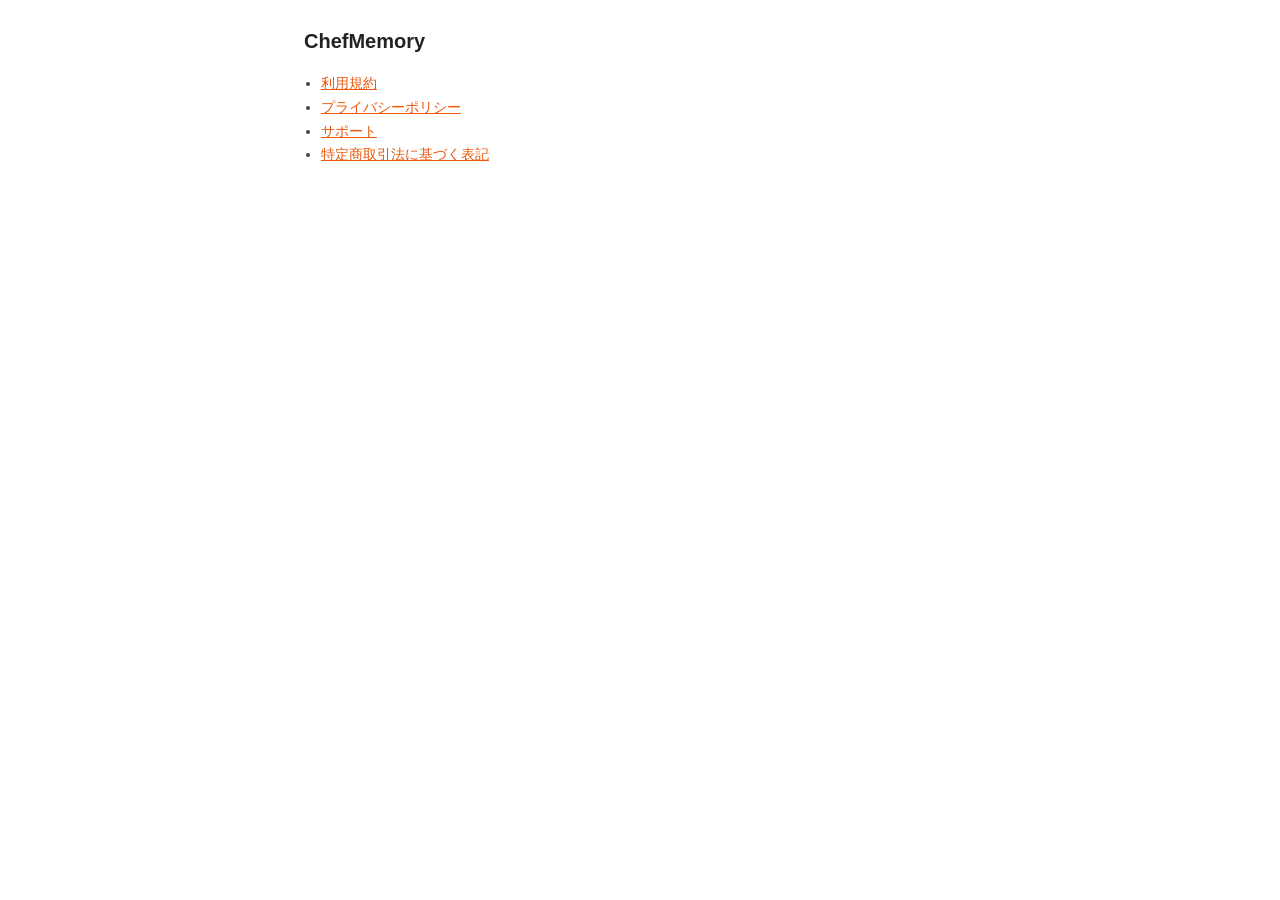
<file: index.html>
<!doctype html>
<html lang="ja">
<head>
  <meta charset="utf-8">
  <meta name="viewport" content="width=device-width, initial-scale=1">
  <title>ChefMemory</title>
  <link rel="stylesheet" href="style.css">
</head>
<body>
  <main>
    <h1>ChefMemory</h1>
    <ul class="links">
      <li><a href="terms.html">利用規約</a></li>
      <li><a href="privacy.html">プライバシーポリシー</a></li>
      <li><a href="support.html">サポート</a></li>
      <li><a href="tokushoho.html">特定商取引法に基づく表記</a></li>
    </ul>
  </main>
</body>
</html>
</file>
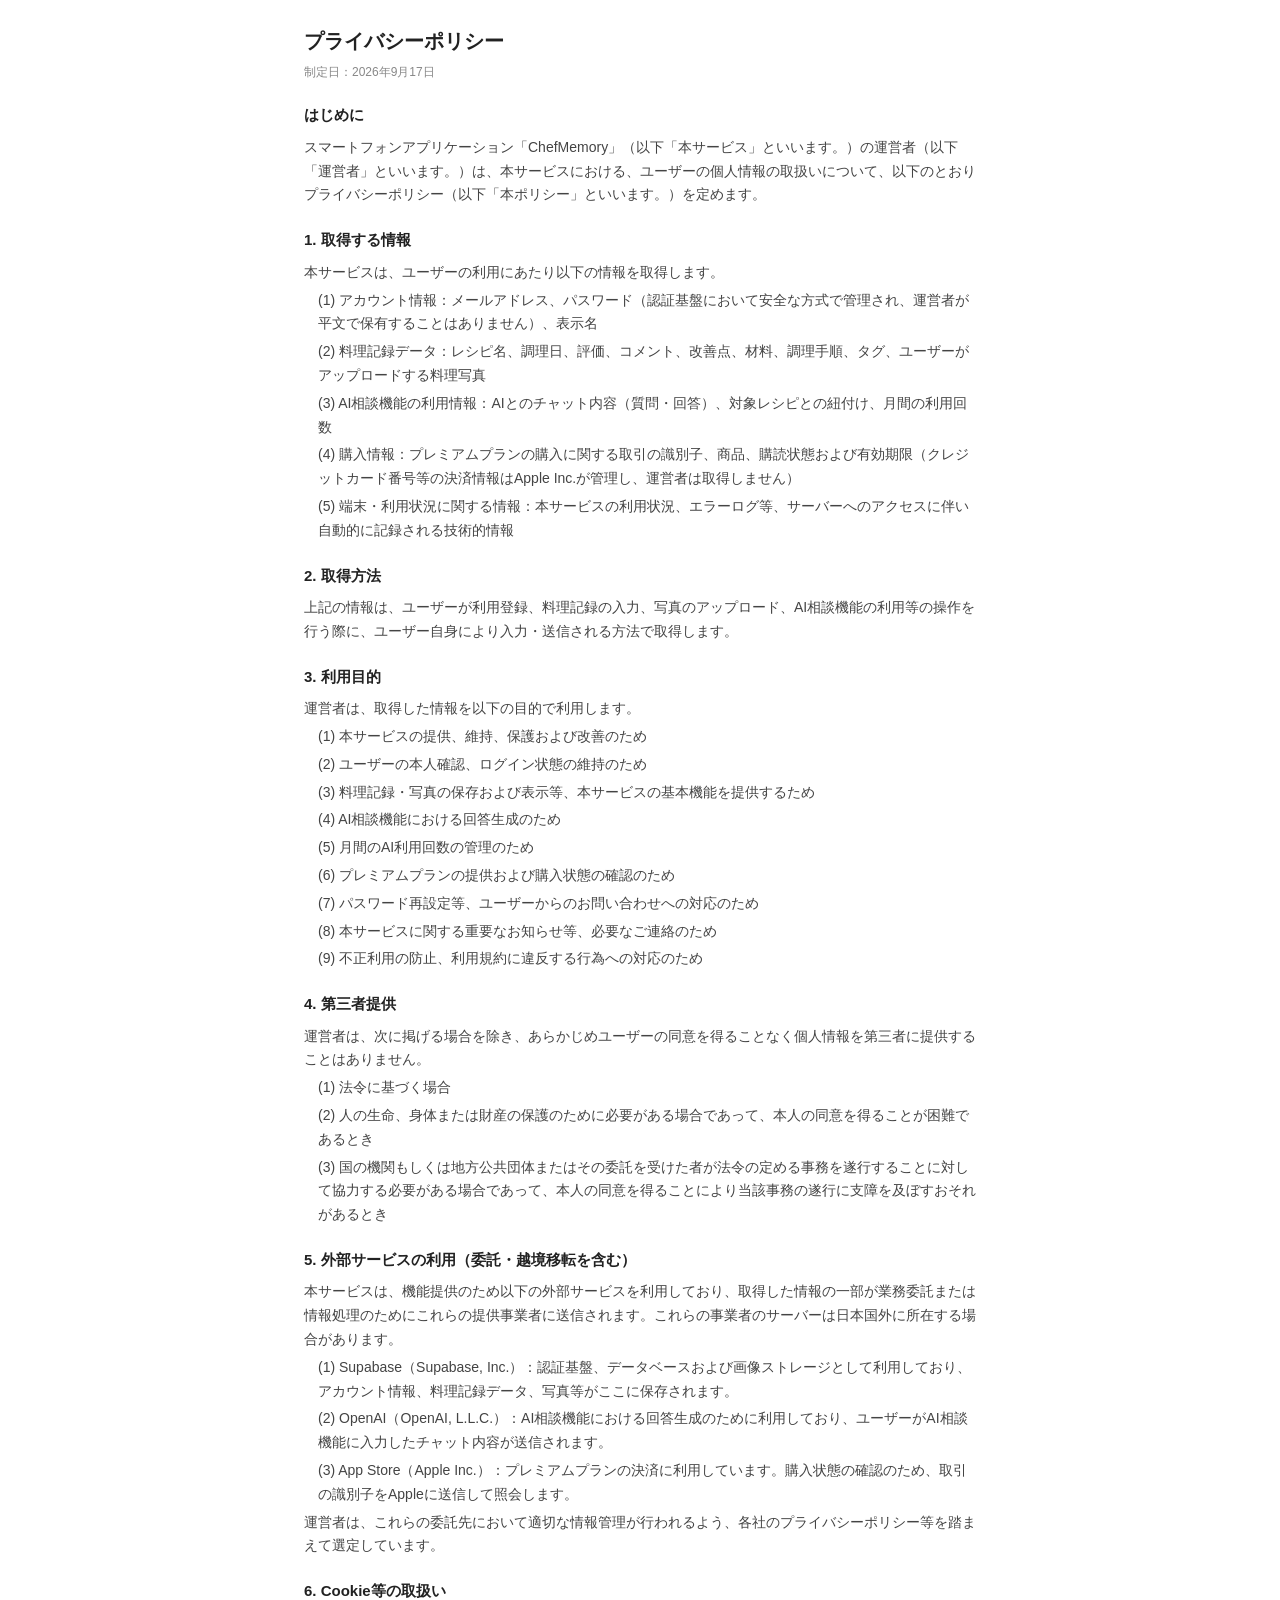
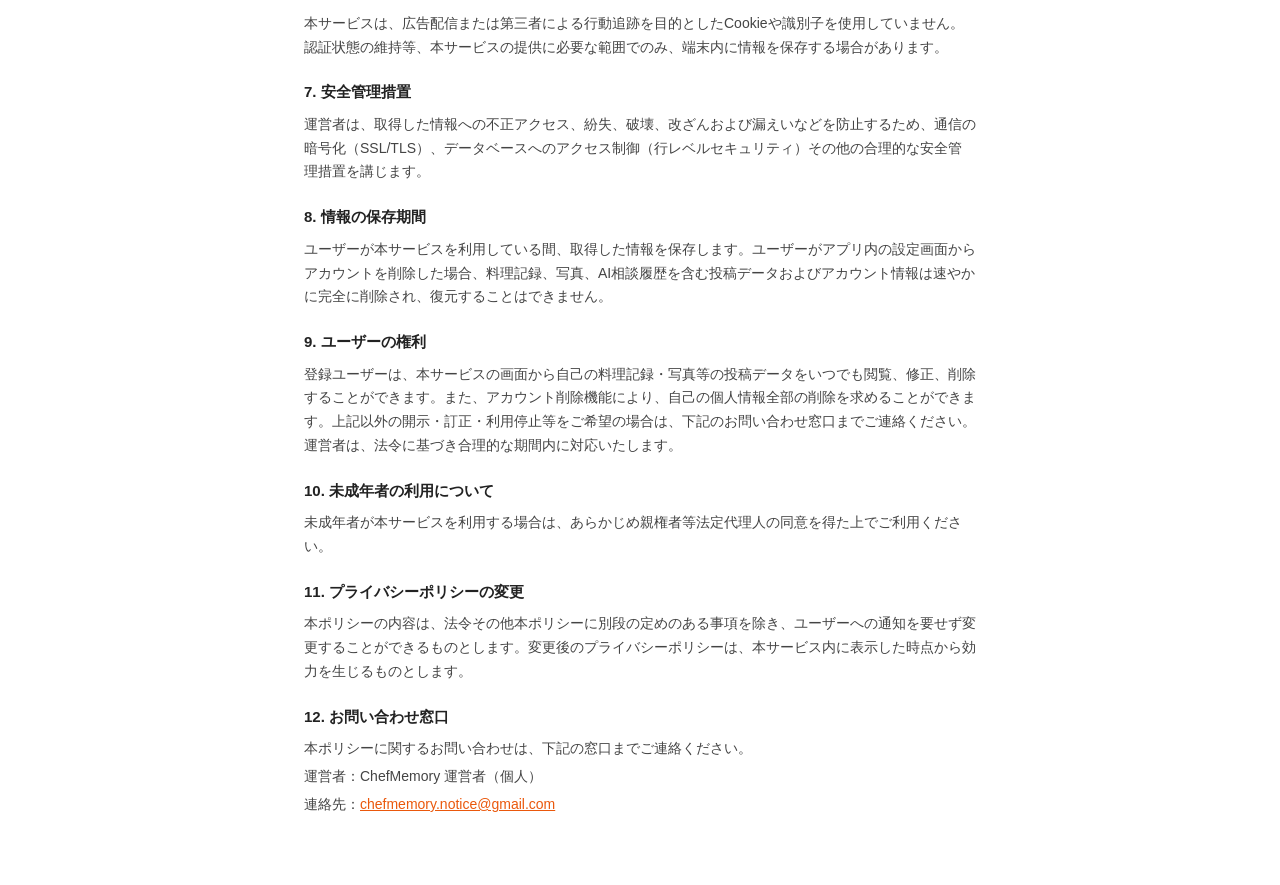
<file: privacy.html>
<!doctype html>
<html lang="ja">
<head>
  <meta charset="utf-8">
  <meta name="viewport" content="width=device-width, initial-scale=1">
  <title>プライバシーポリシー | ChefMemory</title>
  <link rel="stylesheet" href="style.css">
</head>
<body>
  <main>
    <h1>プライバシーポリシー</h1>
    <p class="date">制定日：2026年9月17日</p>
    <section>
      <h2>はじめに</h2>
      <p>スマートフォンアプリケーション「ChefMemory」（以下「本サービス」といいます。）の運営者（以下「運営者」といいます。）は、本サービスにおける、ユーザーの個人情報の取扱いについて、以下のとおりプライバシーポリシー（以下「本ポリシー」といいます。）を定めます。</p>
    </section>
    <section>
      <h2>1. 取得する情報</h2>
      <p>本サービスは、ユーザーの利用にあたり以下の情報を取得します。</p>
      <p class="item">(1) アカウント情報：メールアドレス、パスワード（認証基盤において安全な方式で管理され、運営者が平文で保有することはありません）、表示名</p>
      <p class="item">(2) 料理記録データ：レシピ名、調理日、評価、コメント、改善点、材料、調理手順、タグ、ユーザーがアップロードする料理写真</p>
      <p class="item">(3) AI相談機能の利用情報：AIとのチャット内容（質問・回答）、対象レシピとの紐付け、月間の利用回数</p>
      <p class="item">(4) 購入情報：プレミアムプランの購入に関する取引の識別子、商品、購読状態および有効期限（クレジットカード番号等の決済情報はApple Inc.が管理し、運営者は取得しません）</p>
      <p class="item">(5) 端末・利用状況に関する情報：本サービスの利用状況、エラーログ等、サーバーへのアクセスに伴い自動的に記録される技術的情報</p>
    </section>
    <section>
      <h2>2. 取得方法</h2>
      <p>上記の情報は、ユーザーが利用登録、料理記録の入力、写真のアップロード、AI相談機能の利用等の操作を行う際に、ユーザー自身により入力・送信される方法で取得します。</p>
    </section>
    <section>
      <h2>3. 利用目的</h2>
      <p>運営者は、取得した情報を以下の目的で利用します。</p>
      <p class="item">(1) 本サービスの提供、維持、保護および改善のため</p>
      <p class="item">(2) ユーザーの本人確認、ログイン状態の維持のため</p>
      <p class="item">(3) 料理記録・写真の保存および表示等、本サービスの基本機能を提供するため</p>
      <p class="item">(4) AI相談機能における回答生成のため</p>
      <p class="item">(5) 月間のAI利用回数の管理のため</p>
      <p class="item">(6) プレミアムプランの提供および購入状態の確認のため</p>
      <p class="item">(7) パスワード再設定等、ユーザーからのお問い合わせへの対応のため</p>
      <p class="item">(8) 本サービスに関する重要なお知らせ等、必要なご連絡のため</p>
      <p class="item">(9) 不正利用の防止、利用規約に違反する行為への対応のため</p>
    </section>
    <section>
      <h2>4. 第三者提供</h2>
      <p>運営者は、次に掲げる場合を除き、あらかじめユーザーの同意を得ることなく個人情報を第三者に提供することはありません。</p>
      <p class="item">(1) 法令に基づく場合</p>
      <p class="item">(2) 人の生命、身体または財産の保護のために必要がある場合であって、本人の同意を得ることが困難であるとき</p>
      <p class="item">(3) 国の機関もしくは地方公共団体またはその委託を受けた者が法令の定める事務を遂行することに対して協力する必要がある場合であって、本人の同意を得ることにより当該事務の遂行に支障を及ぼすおそれがあるとき</p>
    </section>
    <section>
      <h2>5. 外部サービスの利用（委託・越境移転を含む）</h2>
      <p>本サービスは、機能提供のため以下の外部サービスを利用しており、取得した情報の一部が業務委託または情報処理のためにこれらの提供事業者に送信されます。これらの事業者のサーバーは日本国外に所在する場合があります。</p>
      <p class="item">(1) Supabase（Supabase, Inc.）：認証基盤、データベースおよび画像ストレージとして利用しており、アカウント情報、料理記録データ、写真等がここに保存されます。</p>
      <p class="item">(2) OpenAI（OpenAI, L.L.C.）：AI相談機能における回答生成のために利用しており、ユーザーがAI相談機能に入力したチャット内容が送信されます。</p>
      <p class="item">(3) App Store（Apple Inc.）：プレミアムプランの決済に利用しています。購入状態の確認のため、取引の識別子をAppleに送信して照会します。</p>
      <p>運営者は、これらの委託先において適切な情報管理が行われるよう、各社のプライバシーポリシー等を踏まえて選定しています。</p>
    </section>
    <section>
      <h2>6. Cookie等の取扱い</h2>
      <p>本サービスは、広告配信または第三者による行動追跡を目的としたCookieや識別子を使用していません。認証状態の維持等、本サービスの提供に必要な範囲でのみ、端末内に情報を保存する場合があります。</p>
    </section>
    <section>
      <h2>7. 安全管理措置</h2>
      <p>運営者は、取得した情報への不正アクセス、紛失、破壊、改ざんおよび漏えいなどを防止するため、通信の暗号化（SSL/TLS）、データベースへのアクセス制御（行レベルセキュリティ）その他の合理的な安全管理措置を講じます。</p>
    </section>
    <section>
      <h2>8. 情報の保存期間</h2>
      <p>ユーザーが本サービスを利用している間、取得した情報を保存します。ユーザーがアプリ内の設定画面からアカウントを削除した場合、料理記録、写真、AI相談履歴を含む投稿データおよびアカウント情報は速やかに完全に削除され、復元することはできません。</p>
    </section>
    <section>
      <h2>9. ユーザーの権利</h2>
      <p>登録ユーザーは、本サービスの画面から自己の料理記録・写真等の投稿データをいつでも閲覧、修正、削除することができます。また、アカウント削除機能により、自己の個人情報全部の削除を求めることができます。上記以外の開示・訂正・利用停止等をご希望の場合は、下記のお問い合わせ窓口までご連絡ください。運営者は、法令に基づき合理的な期間内に対応いたします。</p>
    </section>
    <section>
      <h2>10. 未成年者の利用について</h2>
      <p>未成年者が本サービスを利用する場合は、あらかじめ親権者等法定代理人の同意を得た上でご利用ください。</p>
    </section>
    <section>
      <h2>11. プライバシーポリシーの変更</h2>
      <p>本ポリシーの内容は、法令その他本ポリシーに別段の定めのある事項を除き、ユーザーへの通知を要せず変更することができるものとします。変更後のプライバシーポリシーは、本サービス内に表示した時点から効力を生じるものとします。</p>
    </section>
    <section>
      <h2>12. お問い合わせ窓口</h2>
      <p>本ポリシーに関するお問い合わせは、下記の窓口までご連絡ください。</p>
      <p>運営者：ChefMemory 運営者（個人）</p>
      <p>連絡先：<a href="mailto:chefmemory.notice@gmail.com">chefmemory.notice@gmail.com</a></p>
    </section>
  </main>
</body>
</html>
</file>
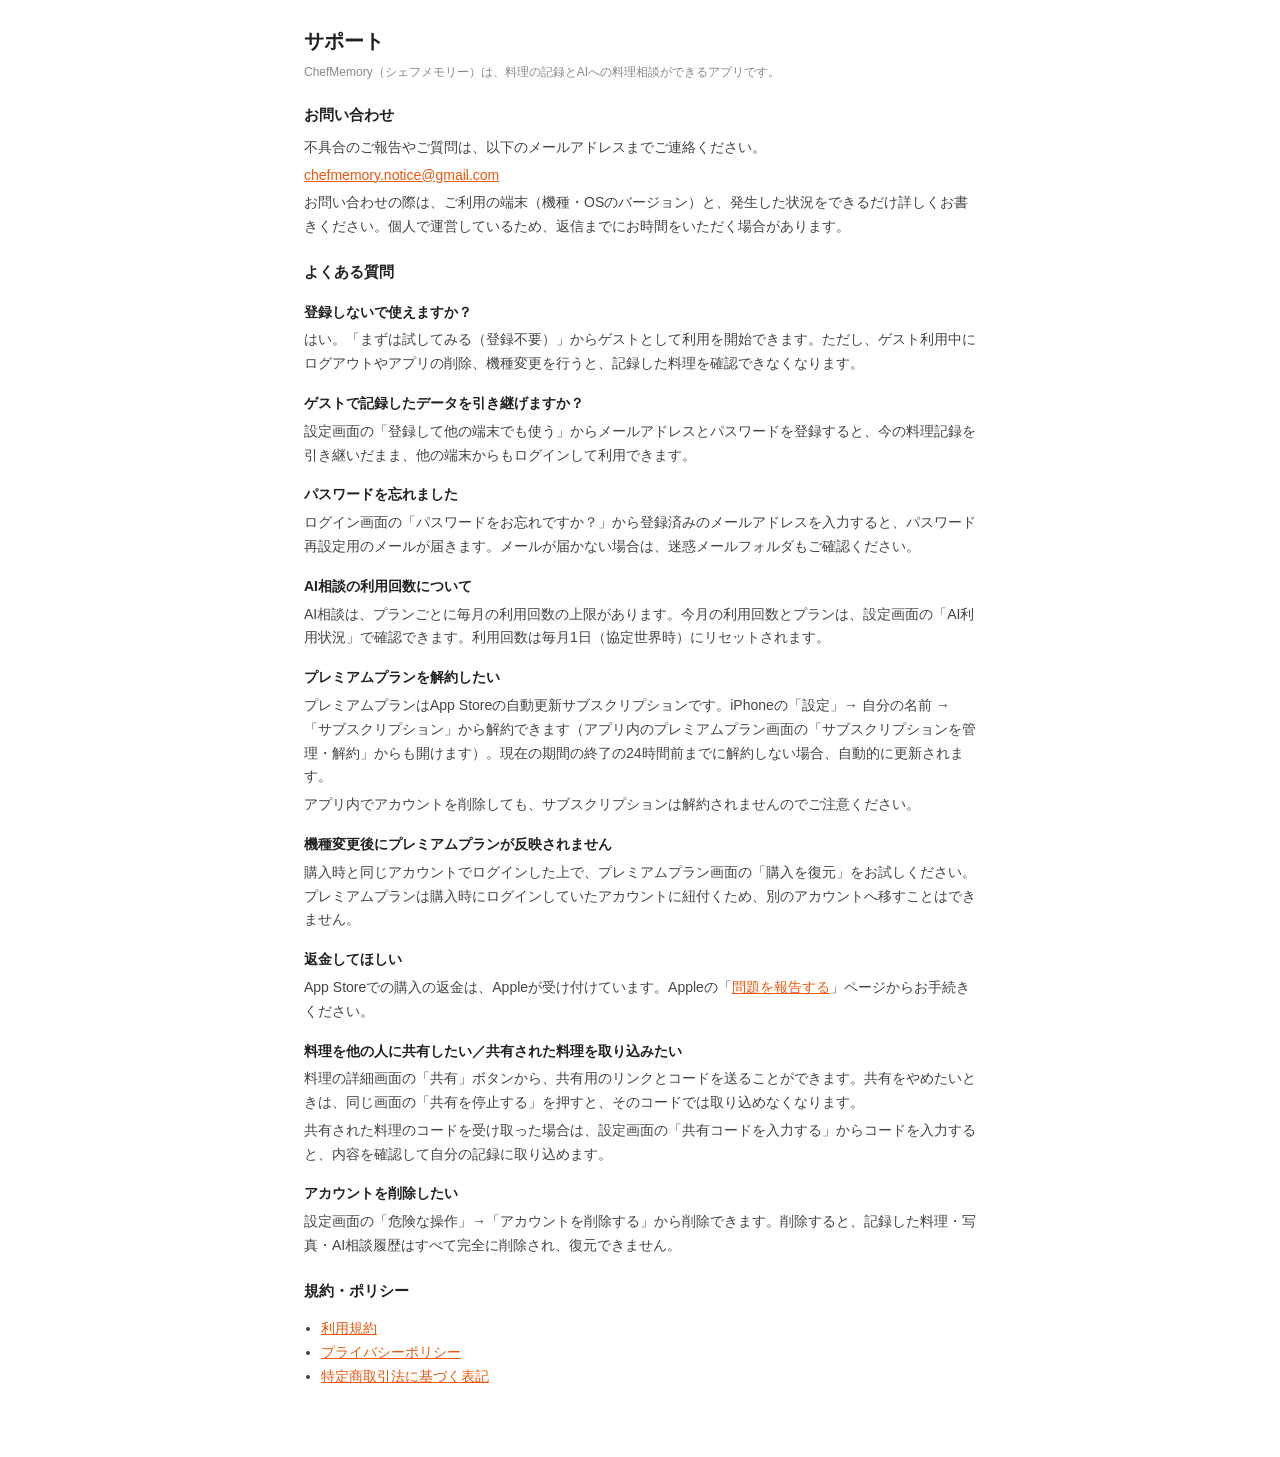
<file: support.html>
<!doctype html>
<html lang="ja">
<head>
  <meta charset="utf-8">
  <meta name="viewport" content="width=device-width, initial-scale=1">
  <title>サポート | ChefMemory</title>
  <link rel="stylesheet" href="style.css">
</head>
<body>
  <main>
    <h1>サポート</h1>
    <p class="date">ChefMemory（シェフメモリー）は、料理の記録とAIへの料理相談ができるアプリです。</p>

    <section>
      <h2>お問い合わせ</h2>
      <p>不具合のご報告やご質問は、以下のメールアドレスまでご連絡ください。</p>
      <p><a href="mailto:chefmemory.notice@gmail.com">chefmemory.notice@gmail.com</a></p>
      <p>お問い合わせの際は、ご利用の端末（機種・OSのバージョン）と、発生した状況をできるだけ詳しくお書きください。個人で運営しているため、返信までにお時間をいただく場合があります。</p>
    </section>

    <section>
      <h2>よくある質問</h2>

      <h3>登録しないで使えますか？</h3>
      <p>はい。「まずは試してみる（登録不要）」からゲストとして利用を開始できます。ただし、ゲスト利用中にログアウトやアプリの削除、機種変更を行うと、記録した料理を確認できなくなります。</p>

      <h3>ゲストで記録したデータを引き継げますか？</h3>
      <p>設定画面の「登録して他の端末でも使う」からメールアドレスとパスワードを登録すると、今の料理記録を引き継いだまま、他の端末からもログインして利用できます。</p>

      <h3>パスワードを忘れました</h3>
      <p>ログイン画面の「パスワードをお忘れですか？」から登録済みのメールアドレスを入力すると、パスワード再設定用のメールが届きます。メールが届かない場合は、迷惑メールフォルダもご確認ください。</p>

      <h3>AI相談の利用回数について</h3>
      <p>AI相談は、プランごとに毎月の利用回数の上限があります。今月の利用回数とプランは、設定画面の「AI利用状況」で確認できます。利用回数は毎月1日（協定世界時）にリセットされます。</p>

      <h3>プレミアムプランを解約したい</h3>
      <p>プレミアムプランはApp Storeの自動更新サブスクリプションです。iPhoneの「設定」→ 自分の名前 →「サブスクリプション」から解約できます（アプリ内のプレミアムプラン画面の「サブスクリプションを管理・解約」からも開けます）。現在の期間の終了の24時間前までに解約しない場合、自動的に更新されます。</p>
      <p>アプリ内でアカウントを削除しても、サブスクリプションは解約されませんのでご注意ください。</p>

      <h3>機種変更後にプレミアムプランが反映されません</h3>
      <p>購入時と同じアカウントでログインした上で、プレミアムプラン画面の「購入を復元」をお試しください。プレミアムプランは購入時にログインしていたアカウントに紐付くため、別のアカウントへ移すことはできません。</p>

      <h3>返金してほしい</h3>
      <p>App Storeでの購入の返金は、Appleが受け付けています。Appleの「<a href="https://reportaproblem.apple.com/">問題を報告する</a>」ページからお手続きください。</p>

      <h3>料理を他の人に共有したい／共有された料理を取り込みたい</h3>
      <p>料理の詳細画面の「共有」ボタンから、共有用のリンクとコードを送ることができます。共有をやめたいときは、同じ画面の「共有を停止する」を押すと、そのコードでは取り込めなくなります。</p>
      <p>共有された料理のコードを受け取った場合は、設定画面の「共有コードを入力する」からコードを入力すると、内容を確認して自分の記録に取り込めます。</p>

      <h3>アカウントを削除したい</h3>
      <p>設定画面の「危険な操作」→「アカウントを削除する」から削除できます。削除すると、記録した料理・写真・AI相談履歴はすべて完全に削除され、復元できません。</p>
    </section>

    <section>
      <h2>規約・ポリシー</h2>
      <ul class="links">
        <li><a href="terms.html">利用規約</a></li>
        <li><a href="privacy.html">プライバシーポリシー</a></li>
        <li><a href="tokushoho.html">特定商取引法に基づく表記</a></li>
      </ul>
    </section>
  </main>
</body>
</html>
</file>
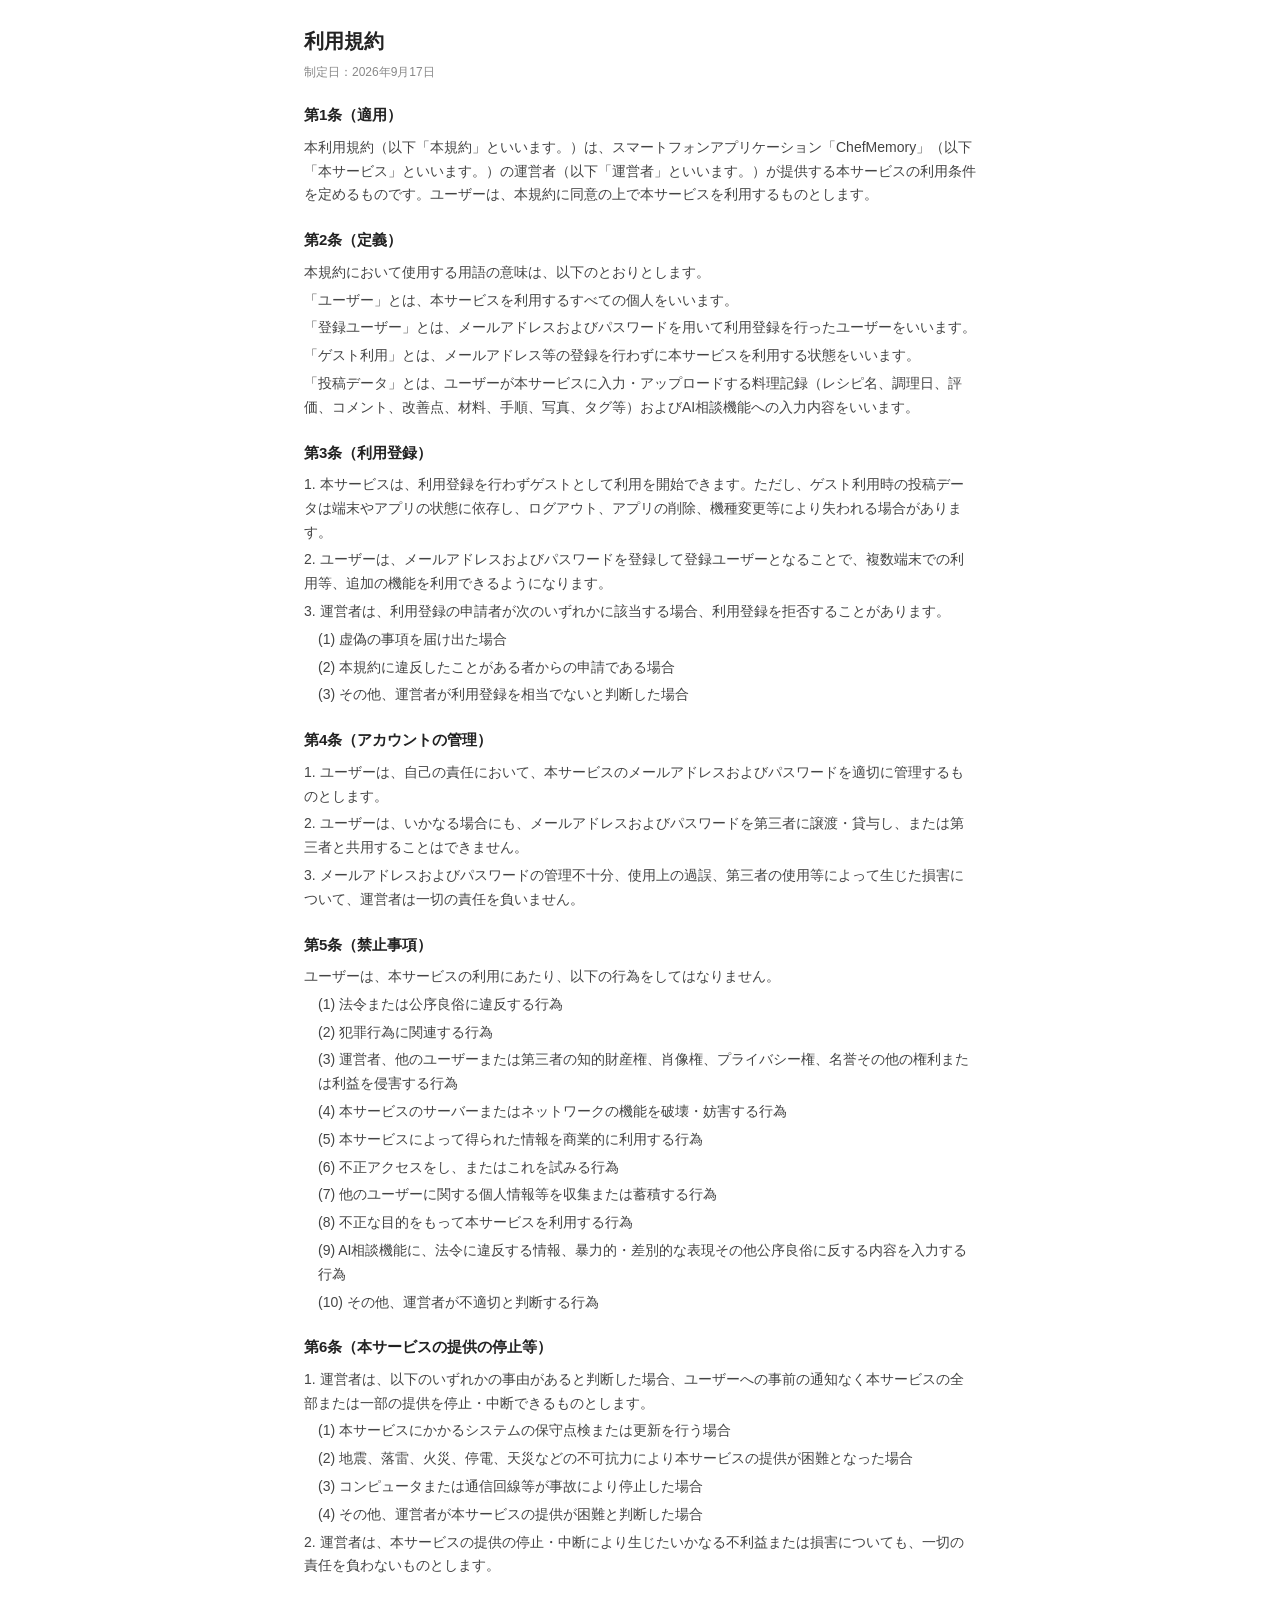
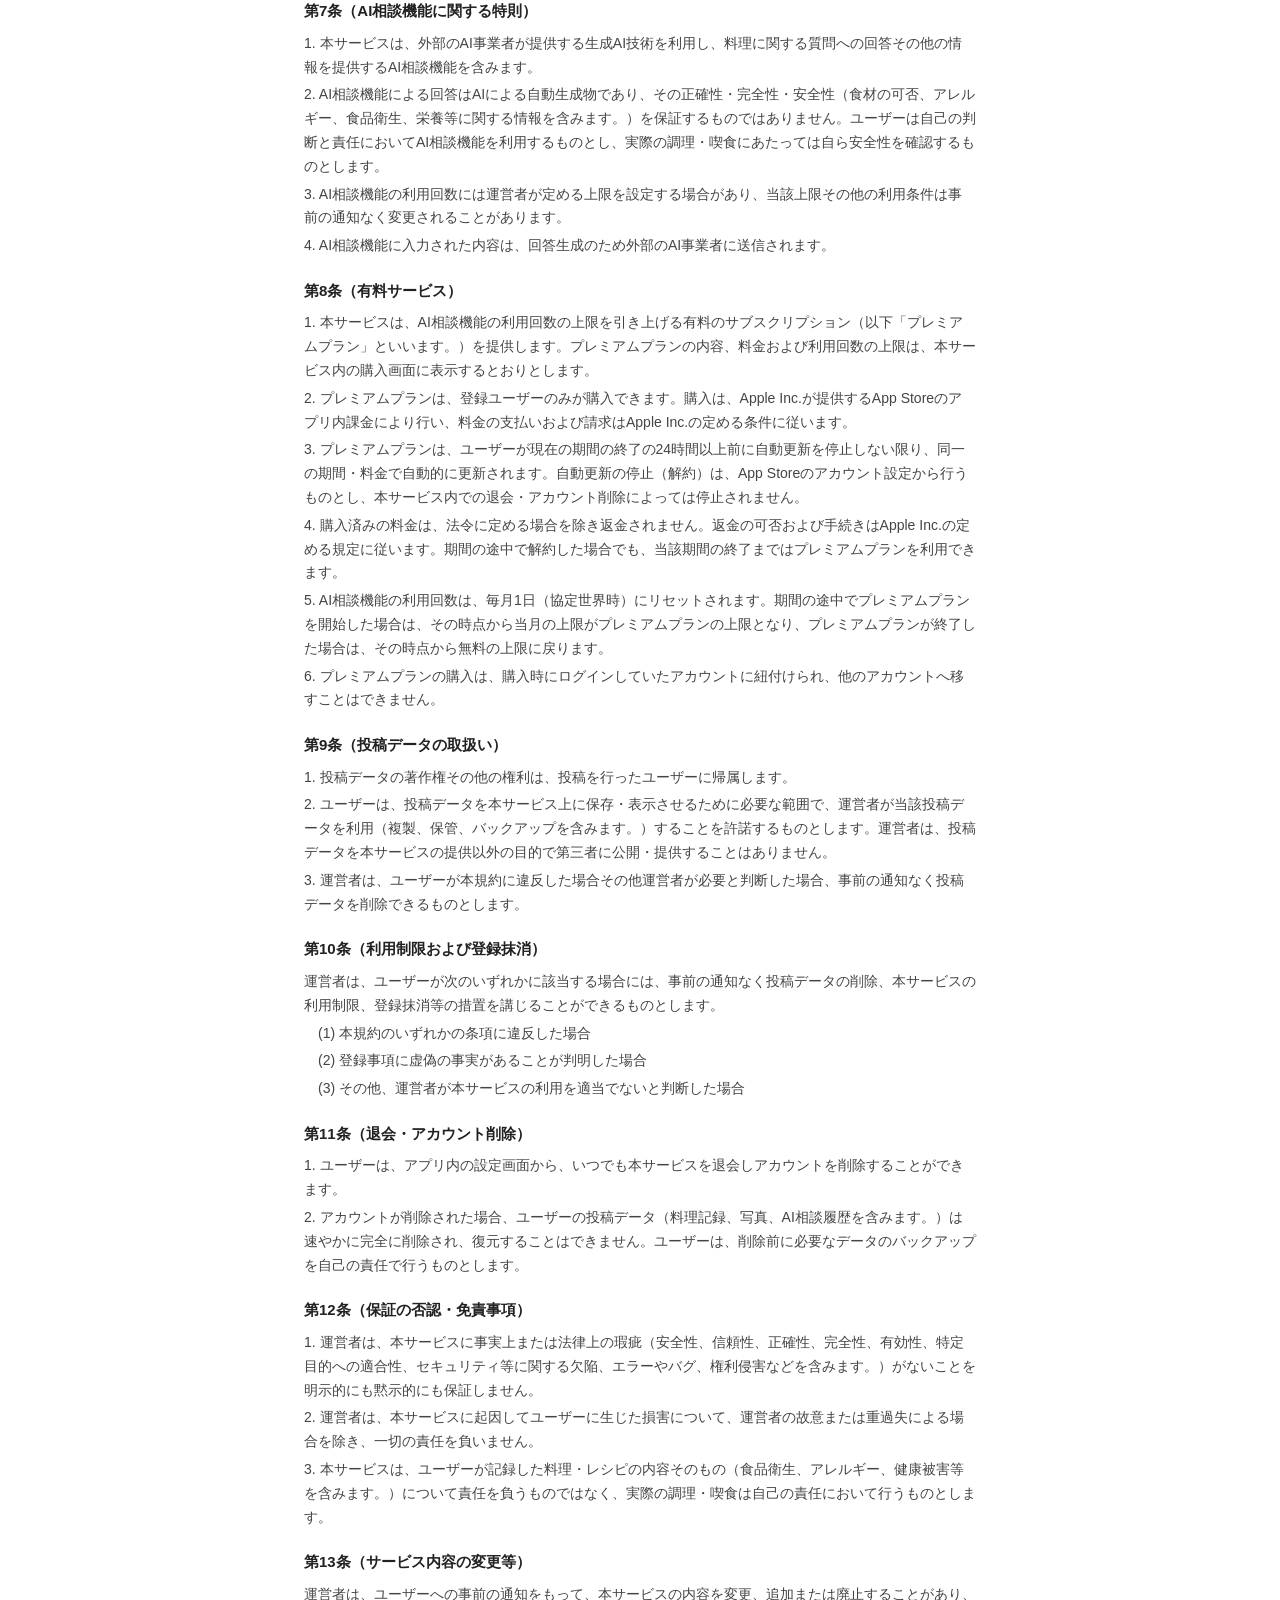
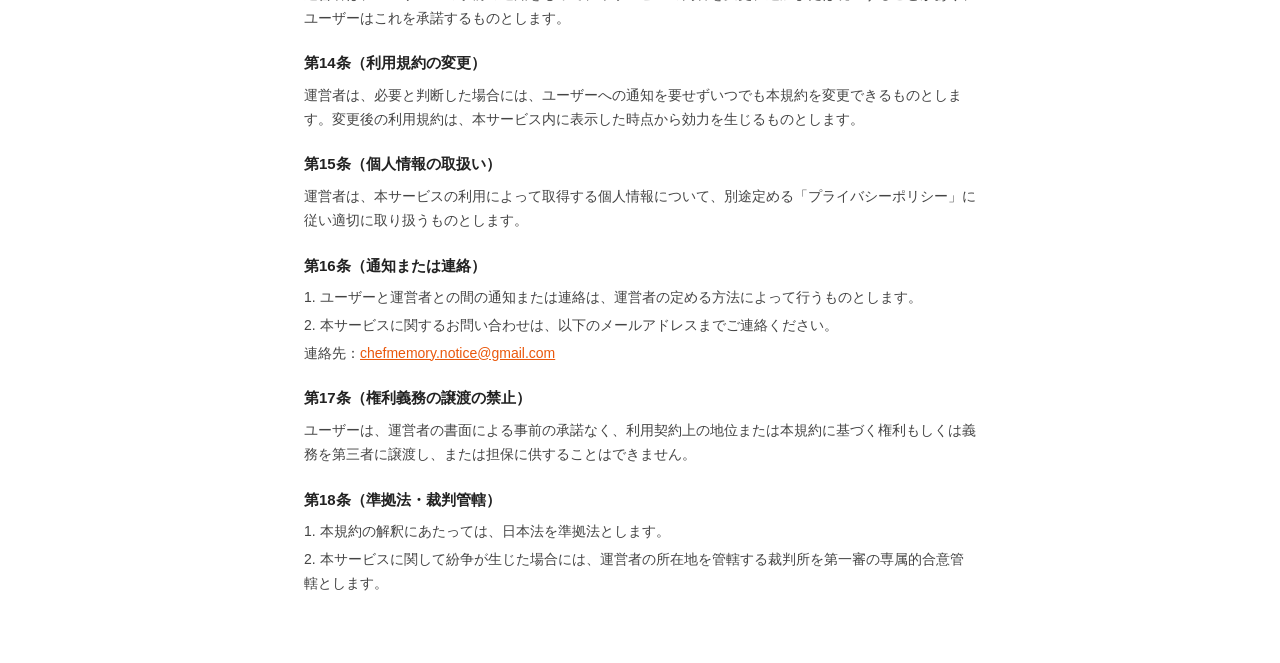
<file: terms.html>
<!doctype html>
<html lang="ja">
<head>
  <meta charset="utf-8">
  <meta name="viewport" content="width=device-width, initial-scale=1">
  <title>利用規約 | ChefMemory</title>
  <link rel="stylesheet" href="style.css">
</head>
<body>
  <main>
    <h1>利用規約</h1>
    <p class="date">制定日：2026年9月17日</p>
    <section>
      <h2>第1条（適用）</h2>
      <p>本利用規約（以下「本規約」といいます。）は、スマートフォンアプリケーション「ChefMemory」（以下「本サービス」といいます。）の運営者（以下「運営者」といいます。）が提供する本サービスの利用条件を定めるものです。ユーザーは、本規約に同意の上で本サービスを利用するものとします。</p>
    </section>
    <section>
      <h2>第2条（定義）</h2>
      <p>本規約において使用する用語の意味は、以下のとおりとします。</p>
      <p>「ユーザー」とは、本サービスを利用するすべての個人をいいます。</p>
      <p>「登録ユーザー」とは、メールアドレスおよびパスワードを用いて利用登録を行ったユーザーをいいます。</p>
      <p>「ゲスト利用」とは、メールアドレス等の登録を行わずに本サービスを利用する状態をいいます。</p>
      <p>「投稿データ」とは、ユーザーが本サービスに入力・アップロードする料理記録（レシピ名、調理日、評価、コメント、改善点、材料、手順、写真、タグ等）およびAI相談機能への入力内容をいいます。</p>
    </section>
    <section>
      <h2>第3条（利用登録）</h2>
      <p>1. 本サービスは、利用登録を行わずゲストとして利用を開始できます。ただし、ゲスト利用時の投稿データは端末やアプリの状態に依存し、ログアウト、アプリの削除、機種変更等により失われる場合があります。</p>
      <p>2. ユーザーは、メールアドレスおよびパスワードを登録して登録ユーザーとなることで、複数端末での利用等、追加の機能を利用できるようになります。</p>
      <p>3. 運営者は、利用登録の申請者が次のいずれかに該当する場合、利用登録を拒否することがあります。</p>
      <p class="item">(1) 虚偽の事項を届け出た場合</p>
      <p class="item">(2) 本規約に違反したことがある者からの申請である場合</p>
      <p class="item">(3) その他、運営者が利用登録を相当でないと判断した場合</p>
    </section>
    <section>
      <h2>第4条（アカウントの管理）</h2>
      <p>1. ユーザーは、自己の責任において、本サービスのメールアドレスおよびパスワードを適切に管理するものとします。</p>
      <p>2. ユーザーは、いかなる場合にも、メールアドレスおよびパスワードを第三者に譲渡・貸与し、または第三者と共用することはできません。</p>
      <p>3. メールアドレスおよびパスワードの管理不十分、使用上の過誤、第三者の使用等によって生じた損害について、運営者は一切の責任を負いません。</p>
    </section>
    <section>
      <h2>第5条（禁止事項）</h2>
      <p>ユーザーは、本サービスの利用にあたり、以下の行為をしてはなりません。</p>
      <p class="item">(1) 法令または公序良俗に違反する行為</p>
      <p class="item">(2) 犯罪行為に関連する行為</p>
      <p class="item">(3) 運営者、他のユーザーまたは第三者の知的財産権、肖像権、プライバシー権、名誉その他の権利または利益を侵害する行為</p>
      <p class="item">(4) 本サービスのサーバーまたはネットワークの機能を破壊・妨害する行為</p>
      <p class="item">(5) 本サービスによって得られた情報を商業的に利用する行為</p>
      <p class="item">(6) 不正アクセスをし、またはこれを試みる行為</p>
      <p class="item">(7) 他のユーザーに関する個人情報等を収集または蓄積する行為</p>
      <p class="item">(8) 不正な目的をもって本サービスを利用する行為</p>
      <p class="item">(9) AI相談機能に、法令に違反する情報、暴力的・差別的な表現その他公序良俗に反する内容を入力する行為</p>
      <p class="item">(10) その他、運営者が不適切と判断する行為</p>
    </section>
    <section>
      <h2>第6条（本サービスの提供の停止等）</h2>
      <p>1. 運営者は、以下のいずれかの事由があると判断した場合、ユーザーへの事前の通知なく本サービスの全部または一部の提供を停止・中断できるものとします。</p>
      <p class="item">(1) 本サービスにかかるシステムの保守点検または更新を行う場合</p>
      <p class="item">(2) 地震、落雷、火災、停電、天災などの不可抗力により本サービスの提供が困難となった場合</p>
      <p class="item">(3) コンピュータまたは通信回線等が事故により停止した場合</p>
      <p class="item">(4) その他、運営者が本サービスの提供が困難と判断した場合</p>
      <p>2. 運営者は、本サービスの提供の停止・中断により生じたいかなる不利益または損害についても、一切の責任を負わないものとします。</p>
    </section>
    <section>
      <h2>第7条（AI相談機能に関する特則）</h2>
      <p>1. 本サービスは、外部のAI事業者が提供する生成AI技術を利用し、料理に関する質問への回答その他の情報を提供するAI相談機能を含みます。</p>
      <p>2. AI相談機能による回答はAIによる自動生成物であり、その正確性・完全性・安全性（食材の可否、アレルギー、食品衛生、栄養等に関する情報を含みます。）を保証するものではありません。ユーザーは自己の判断と責任においてAI相談機能を利用するものとし、実際の調理・喫食にあたっては自ら安全性を確認するものとします。</p>
      <p>3. AI相談機能の利用回数には運営者が定める上限を設定する場合があり、当該上限その他の利用条件は事前の通知なく変更されることがあります。</p>
      <p>4. AI相談機能に入力された内容は、回答生成のため外部のAI事業者に送信されます。</p>
    </section>
    <section>
      <h2>第8条（有料サービス）</h2>
      <p>1. 本サービスは、AI相談機能の利用回数の上限を引き上げる有料のサブスクリプション（以下「プレミアムプラン」といいます。）を提供します。プレミアムプランの内容、料金および利用回数の上限は、本サービス内の購入画面に表示するとおりとします。</p>
      <p>2. プレミアムプランは、登録ユーザーのみが購入できます。購入は、Apple Inc.が提供するApp Storeのアプリ内課金により行い、料金の支払いおよび請求はApple Inc.の定める条件に従います。</p>
      <p>3. プレミアムプランは、ユーザーが現在の期間の終了の24時間以上前に自動更新を停止しない限り、同一の期間・料金で自動的に更新されます。自動更新の停止（解約）は、App Storeのアカウント設定から行うものとし、本サービス内での退会・アカウント削除によっては停止されません。</p>
      <p>4. 購入済みの料金は、法令に定める場合を除き返金されません。返金の可否および手続きはApple Inc.の定める規定に従います。期間の途中で解約した場合でも、当該期間の終了まではプレミアムプランを利用できます。</p>
      <p>5. AI相談機能の利用回数は、毎月1日（協定世界時）にリセットされます。期間の途中でプレミアムプランを開始した場合は、その時点から当月の上限がプレミアムプランの上限となり、プレミアムプランが終了した場合は、その時点から無料の上限に戻ります。</p>
      <p>6. プレミアムプランの購入は、購入時にログインしていたアカウントに紐付けられ、他のアカウントへ移すことはできません。</p>
    </section>
    <section>
      <h2>第9条（投稿データの取扱い）</h2>
      <p>1. 投稿データの著作権その他の権利は、投稿を行ったユーザーに帰属します。</p>
      <p>2. ユーザーは、投稿データを本サービス上に保存・表示させるために必要な範囲で、運営者が当該投稿データを利用（複製、保管、バックアップを含みます。）することを許諾するものとします。運営者は、投稿データを本サービスの提供以外の目的で第三者に公開・提供することはありません。</p>
      <p>3. 運営者は、ユーザーが本規約に違反した場合その他運営者が必要と判断した場合、事前の通知なく投稿データを削除できるものとします。</p>
    </section>
    <section>
      <h2>第10条（利用制限および登録抹消）</h2>
      <p>運営者は、ユーザーが次のいずれかに該当する場合には、事前の通知なく投稿データの削除、本サービスの利用制限、登録抹消等の措置を講じることができるものとします。</p>
      <p class="item">(1) 本規約のいずれかの条項に違反した場合</p>
      <p class="item">(2) 登録事項に虚偽の事実があることが判明した場合</p>
      <p class="item">(3) その他、運営者が本サービスの利用を適当でないと判断した場合</p>
    </section>
    <section>
      <h2>第11条（退会・アカウント削除）</h2>
      <p>1. ユーザーは、アプリ内の設定画面から、いつでも本サービスを退会しアカウントを削除することができます。</p>
      <p>2. アカウントが削除された場合、ユーザーの投稿データ（料理記録、写真、AI相談履歴を含みます。）は速やかに完全に削除され、復元することはできません。ユーザーは、削除前に必要なデータのバックアップを自己の責任で行うものとします。</p>
    </section>
    <section>
      <h2>第12条（保証の否認・免責事項）</h2>
      <p>1. 運営者は、本サービスに事実上または法律上の瑕疵（安全性、信頼性、正確性、完全性、有効性、特定目的への適合性、セキュリティ等に関する欠陥、エラーやバグ、権利侵害などを含みます。）がないことを明示的にも黙示的にも保証しません。</p>
      <p>2. 運営者は、本サービスに起因してユーザーに生じた損害について、運営者の故意または重過失による場合を除き、一切の責任を負いません。</p>
      <p>3. 本サービスは、ユーザーが記録した料理・レシピの内容そのもの（食品衛生、アレルギー、健康被害等を含みます。）について責任を負うものではなく、実際の調理・喫食は自己の責任において行うものとします。</p>
    </section>
    <section>
      <h2>第13条（サービス内容の変更等）</h2>
      <p>運営者は、ユーザーへの事前の通知をもって、本サービスの内容を変更、追加または廃止することがあり、ユーザーはこれを承諾するものとします。</p>
    </section>
    <section>
      <h2>第14条（利用規約の変更）</h2>
      <p>運営者は、必要と判断した場合には、ユーザーへの通知を要せずいつでも本規約を変更できるものとします。変更後の利用規約は、本サービス内に表示した時点から効力を生じるものとします。</p>
    </section>
    <section>
      <h2>第15条（個人情報の取扱い）</h2>
      <p>運営者は、本サービスの利用によって取得する個人情報について、別途定める「プライバシーポリシー」に従い適切に取り扱うものとします。</p>
    </section>
    <section>
      <h2>第16条（通知または連絡）</h2>
      <p>1. ユーザーと運営者との間の通知または連絡は、運営者の定める方法によって行うものとします。</p>
      <p>2. 本サービスに関するお問い合わせは、以下のメールアドレスまでご連絡ください。</p>
      <p>連絡先：<a href="mailto:chefmemory.notice@gmail.com">chefmemory.notice@gmail.com</a></p>
    </section>
    <section>
      <h2>第17条（権利義務の譲渡の禁止）</h2>
      <p>ユーザーは、運営者の書面による事前の承諾なく、利用契約上の地位または本規約に基づく権利もしくは義務を第三者に譲渡し、または担保に供することはできません。</p>
    </section>
    <section>
      <h2>第18条（準拠法・裁判管轄）</h2>
      <p>1. 本規約の解釈にあたっては、日本法を準拠法とします。</p>
      <p>2. 本サービスに関して紛争が生じた場合には、運営者の所在地を管轄する裁判所を第一審の専属的合意管轄とします。</p>
    </section>
  </main>
</body>
</html>
</file>
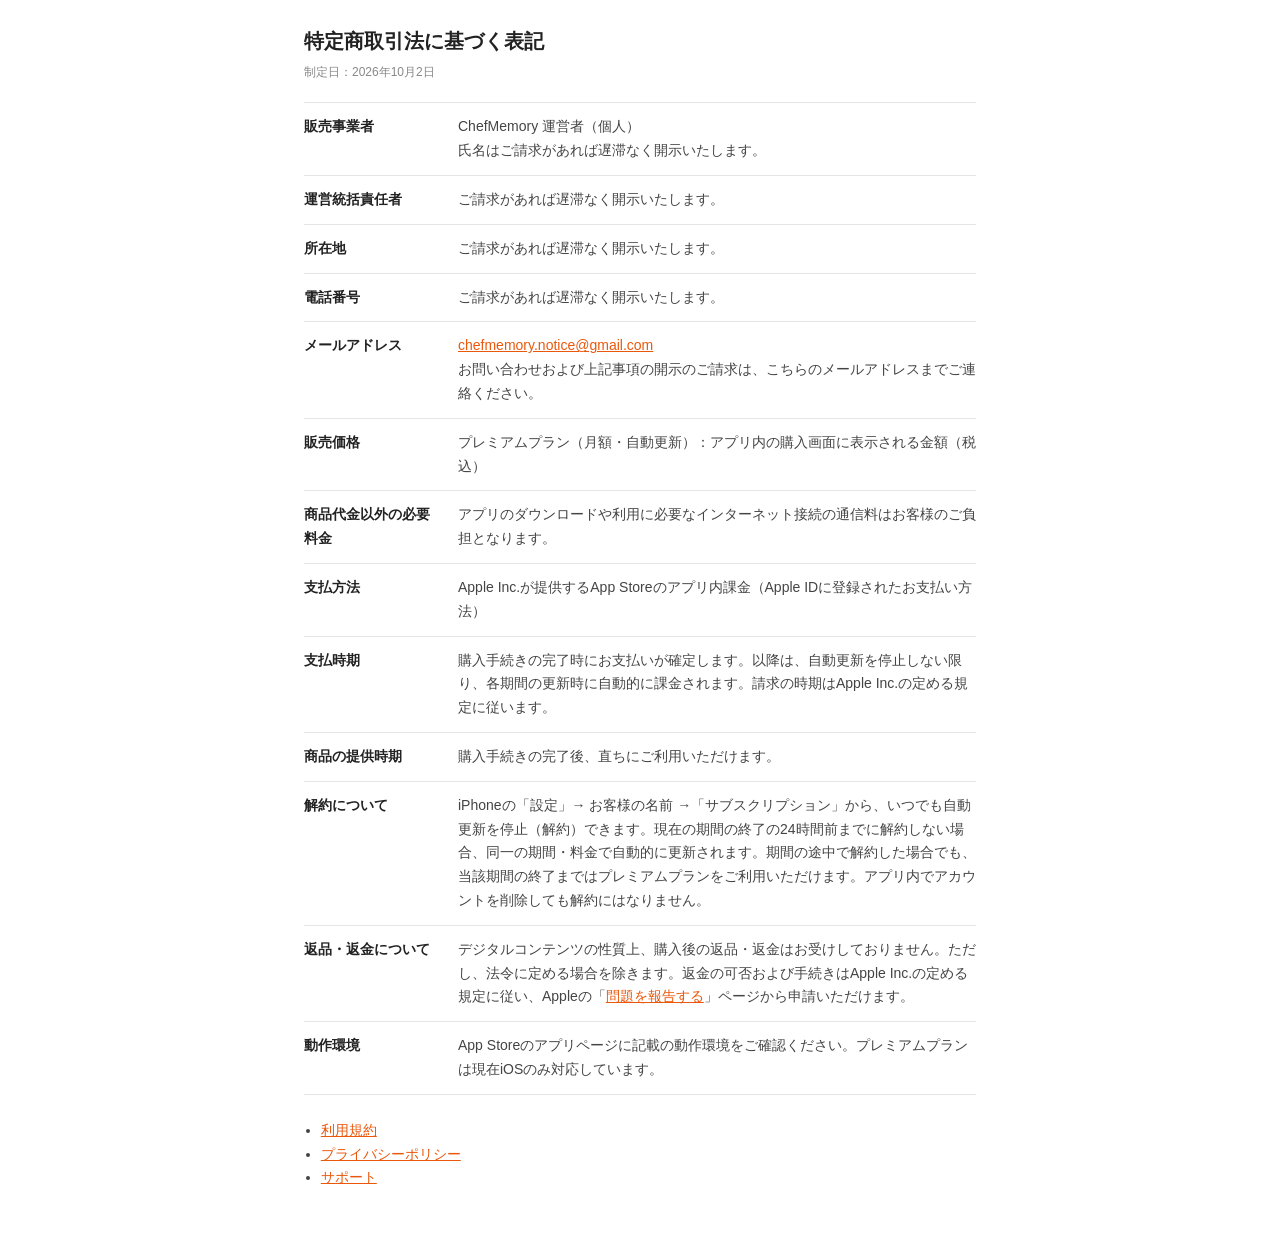
<file: tokushoho.html>
<!doctype html>
<html lang="ja">
<head>
  <meta charset="utf-8">
  <meta name="viewport" content="width=device-width, initial-scale=1">
  <title>特定商取引法に基づく表記 | ChefMemory</title>
  <link rel="stylesheet" href="style.css">
</head>
<body>
  <main>
    <h1>特定商取引法に基づく表記</h1>
    <p class="date">制定日：2026年10月2日</p>

    <dl class="table">
      <dt>販売事業者</dt>
      <dd>ChefMemory 運営者（個人）<br>氏名はご請求があれば遅滞なく開示いたします。</dd>

      <dt>運営統括責任者</dt>
      <dd>ご請求があれば遅滞なく開示いたします。</dd>

      <dt>所在地</dt>
      <dd>ご請求があれば遅滞なく開示いたします。</dd>

      <dt>電話番号</dt>
      <dd>ご請求があれば遅滞なく開示いたします。</dd>

      <dt>メールアドレス</dt>
      <dd><a href="mailto:chefmemory.notice@gmail.com">chefmemory.notice@gmail.com</a><br>お問い合わせおよび上記事項の開示のご請求は、こちらのメールアドレスまでご連絡ください。</dd>

      <dt>販売価格</dt>
      <dd>プレミアムプラン（月額・自動更新）：アプリ内の購入画面に表示される金額（税込）</dd>

      <dt>商品代金以外の必要料金</dt>
      <dd>アプリのダウンロードや利用に必要なインターネット接続の通信料はお客様のご負担となります。</dd>

      <dt>支払方法</dt>
      <dd>Apple Inc.が提供するApp Storeのアプリ内課金（Apple IDに登録されたお支払い方法）</dd>

      <dt>支払時期</dt>
      <dd>購入手続きの完了時にお支払いが確定します。以降は、自動更新を停止しない限り、各期間の更新時に自動的に課金されます。請求の時期はApple Inc.の定める規定に従います。</dd>

      <dt>商品の提供時期</dt>
      <dd>購入手続きの完了後、直ちにご利用いただけます。</dd>

      <dt>解約について</dt>
      <dd>iPhoneの「設定」→ お客様の名前 →「サブスクリプション」から、いつでも自動更新を停止（解約）できます。現在の期間の終了の24時間前までに解約しない場合、同一の期間・料金で自動的に更新されます。期間の途中で解約した場合でも、当該期間の終了まではプレミアムプランをご利用いただけます。アプリ内でアカウントを削除しても解約にはなりません。</dd>

      <dt>返品・返金について</dt>
      <dd>デジタルコンテンツの性質上、購入後の返品・返金はお受けしておりません。ただし、法令に定める場合を除きます。返金の可否および手続きはApple Inc.の定める規定に従い、Appleの「<a href="https://reportaproblem.apple.com/">問題を報告する</a>」ページから申請いただけます。</dd>

      <dt>動作環境</dt>
      <dd>App Storeのアプリページに記載の動作環境をご確認ください。プレミアムプランは現在iOSのみ対応しています。</dd>
    </dl>

    <ul class="links">
      <li><a href="terms.html">利用規約</a></li>
      <li><a href="privacy.html">プライバシーポリシー</a></li>
      <li><a href="support.html">サポート</a></li>
    </ul>
  </main>
</body>
</html>
</file>
<file: style.css>
:root {
  --text: #444;
  --heading: #222;
  --muted: #888;
  --accent: #ea580c;
  --bg: #fff;
}

* {
  box-sizing: border-box;
}

html {
  -webkit-text-size-adjust: 100%;
}

body {
  margin: 0;
  background: var(--bg);
  color: var(--text);
  font-family: -apple-system, BlinkMacSystemFont, "Hiragino Sans", "Hiragino Kaku Gothic ProN", "Noto Sans JP", Meiryo, sans-serif;
  font-size: 14px;
  line-height: 1.7;
  overflow-wrap: anywhere;
}

main {
  max-width: 720px;
  margin: 0 auto;
  padding: 24px 24px 48px;
}

h1 {
  margin: 0 0 4px;
  font-size: 20px;
  color: var(--heading);
}

.date {
  margin: 0 0 20px;
  font-size: 12px;
  color: var(--muted);
}

section {
  margin-bottom: 20px;
}

h2 {
  margin: 0 0 8px;
  font-size: 15px;
  color: var(--heading);
}

section p {
  margin: 0 0 4px;
}

.item {
  padding-left: 1em;
}

a {
  color: var(--accent);
}

ul.links {
  padding-left: 1.2em;
}

h3 {
  margin: 16px 0 4px;
  font-size: 14px;
  color: var(--heading);
}

dl.table {
  margin: 0 0 24px;
  border-top: 1px solid #e5e5e5;
}

dl.table dt {
  padding-top: 12px;
  font-weight: 700;
  color: var(--heading);
}

dl.table dd {
  margin: 4px 0 0;
  padding-bottom: 12px;
  border-bottom: 1px solid #e5e5e5;
}

@media (min-width: 600px) {
  dl.table {
    display: grid;
    grid-template-columns: 11em 1fr;
  }

  dl.table dt {
    padding: 12px 16px 12px 0;
    border-bottom: 1px solid #e5e5e5;
  }

  dl.table dd {
    margin: 0;
    padding: 12px 0;
  }
}
</file>
